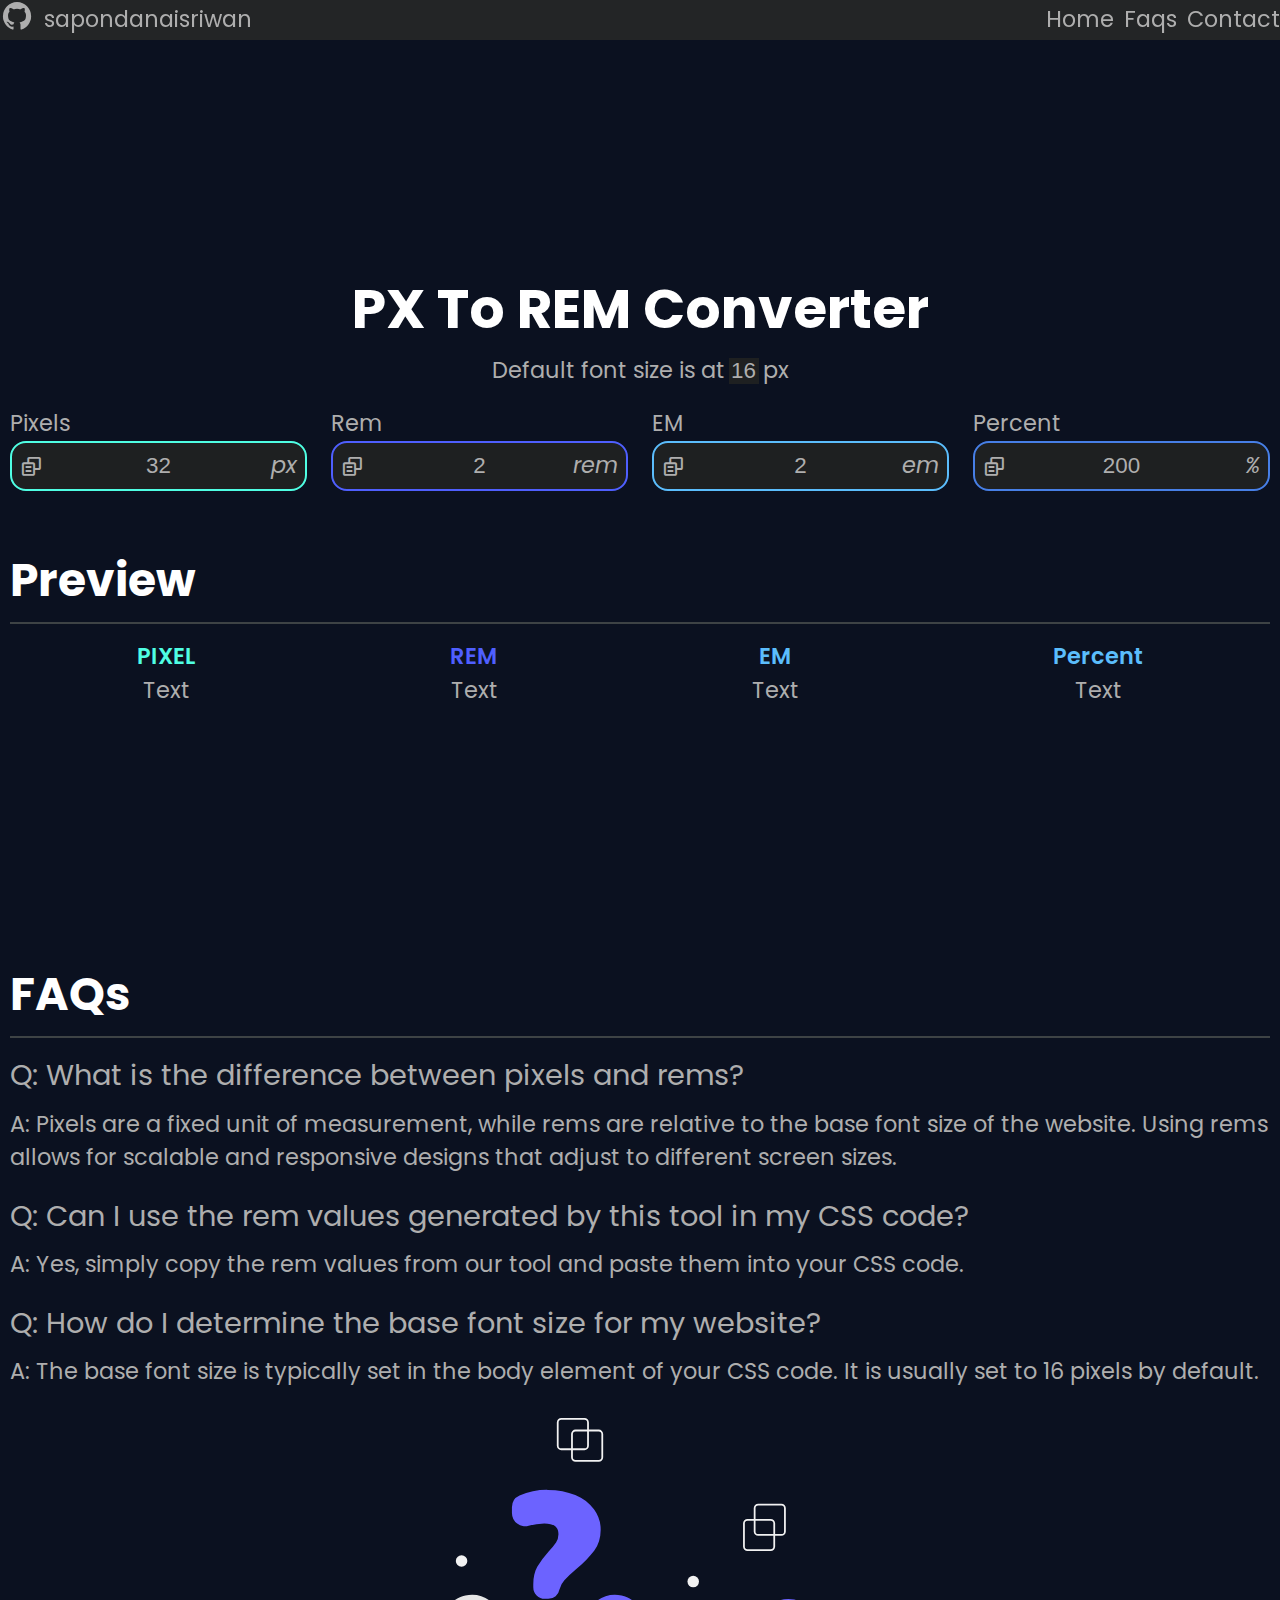
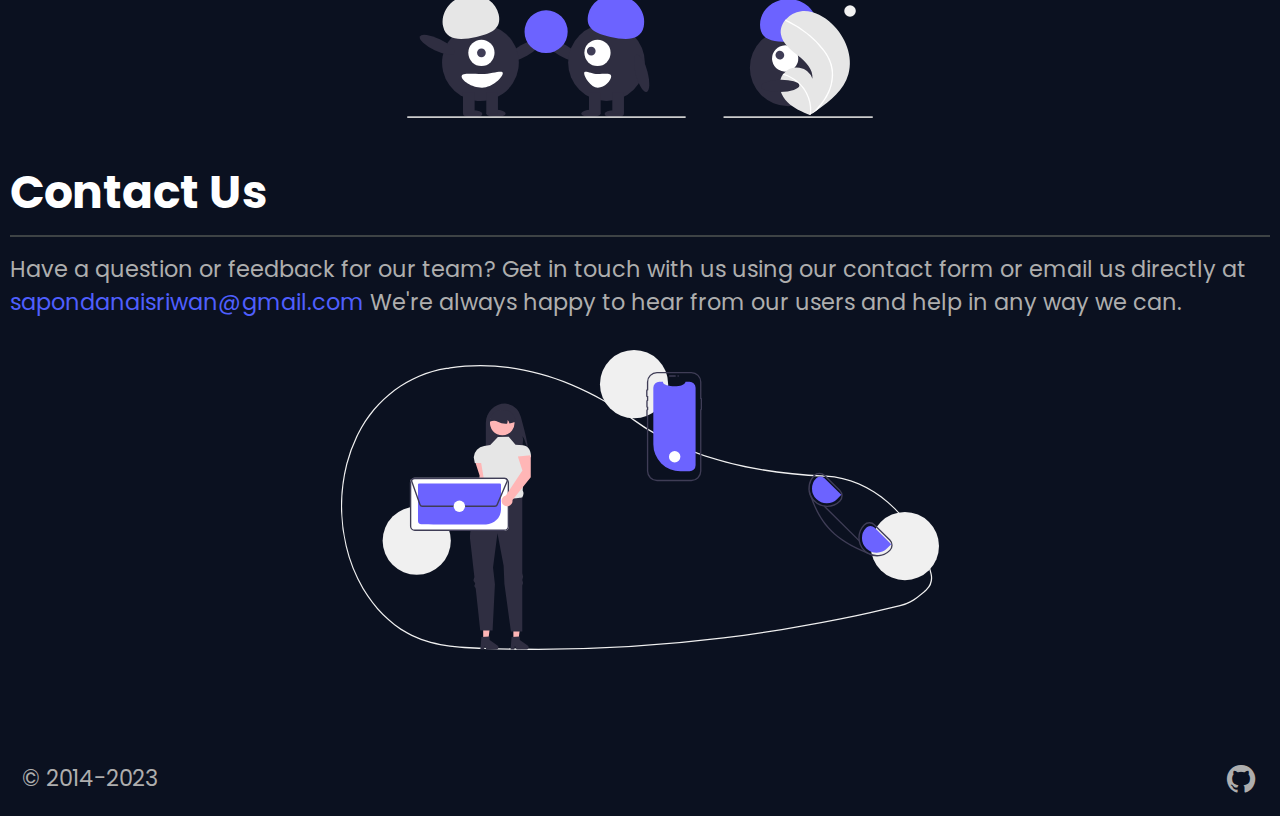
<file: index.html>
<!DOCTYPE html>
<html lang="en">
  <head>
    <meta charset="UTF-8" />
    <meta http-equiv="X-UA-Compatible" content="IE=edge" />
    <meta name="viewport" content="width=device-width, initial-scale=1.0" />

    <link
      href="https://unpkg.com/boxicons@2.1.4/css/boxicons.min.css"
      rel="stylesheet"
    />
    <link rel="stylesheet" href="./src/css/style.css" />
    <script src="./src/js/script.js" defer></script>

    <title>PX To REM Converter</title>
  </head>
  <body>
    <header>
      <nav>
        <a
          href="https://github.com/sapondanaisriwan/px-to-rem-converter"
          target="_blank"
        >
          <div class="logo-img">
            <i
              class="bx bxl-github"
              style="color: #aeaeae; font-size: 34px"
            ></i>
          </div>
          <span>sapondanaisriwan</span>
        </a>

        <div class="nav-links">
          <a href="#converter-container">Home</a>
          <a href="#faqs">Faqs</a>
          <a href="#contact-us">Contact</a>
        </div>
      </nav>
    </header>
    <main>
      <div class="inner-main">
        <div class="test">
          <div>
            <div>
              <section id="converter-container">
                <div class="title-page">
                  <h1>PX To REM Converter</h1>
                </div>
                <div class="default-px">
                  <label for="base-field">Default font size is at</label>
                  <input type="number" value="16" id="base-field" />
                  <label for="base-field">px</label>
                </div>
                <div class="units-group">
                  <div class="px-container">
                    <label>Pixels</label>
                    <div class="unit-group-wrapper">
                      <input
                        type="number"
                        id="px-field"
                        value="32"
                        class="unit-px"
                      />
                      <span class="copy-icon">
                        <i class="bx bx-copy-alt" style="color: #aeaeae"></i>
                      </span>
                      <span class="input-unit-text">px</span>
                    </div>
                  </div>
                  <div class="rem-container">
                    <label>Rem</label>
                    <div class="unit-group-wrapper">
                      <input
                        type="number"
                        id="rem-field"
                        value="2"
                        class="unit-rem"
                      />
                      <span class="copy-icon">
                        <i class="bx bx-copy-alt" style="color: #aeaeae"></i>
                      </span>
                      <span class="input-unit-text">rem</span>
                    </div>
                  </div>
                  <div class="em-container">
                    <label>EM</label>
                    <div class="unit-group-wrapper">
                      <input
                        type="number"
                        id="em-field"
                        value="2"
                        class="unit-em"
                      />
                      <span class="copy-icon">
                        <i class="bx bx-copy-alt" style="color: #aeaeae"></i>
                      </span>
                      <span class="input-unit-text">em</span>
                    </div>
                  </div>
                  <div class="percent-container">
                    <label>Percent</label>
                    <div class="unit-group-wrapper">
                      <input
                        type="number"
                        id="percent-field"
                        value="200"
                        class="unit-percent"
                      />
                      <span class="copy-icon">
                        <i class="bx bx-copy-alt" style="color: #aeaeae"></i>
                      </span>
                      <span class="input-unit-text">%</span>
                    </div>
                  </div>
                </div>
              </section>
              <section id="preview-container">
                <h2>Preview</h2>
                <hr />
                <div class="preview-unit">
                  <div class="px-text">
                    <p class="dummy-unit-px">PIXEL</p>
                    <p class="dummy">Text</p>
                  </div>
                  <div class="rem-text">
                    <p class="dummy-unit-rem">REM</p>
                    <p class="dummy">Text</p>
                  </div>
                  <div class="em-text">
                    <p class="dummy-unit-em">EM</p>
                    <p class="dummy">Text</p>
                  </div>
                  <div class="percent-text">
                    <p class="dummy-unit-em">Percent</p>
                    <p class="dummy">Text</p>
                  </div>
                </div>
              </section>
            </div>
          </div>
        </div>
        <section id="faqs">
          <h2>FAQs</h2>
          <hr />
          <h3>Q: What is the difference between pixels and rems?</h3>
          <p>
            A: Pixels are a fixed unit of measurement, while rems are relative
            to the base font size of the website. Using rems allows for scalable
            and responsive designs that adjust to different screen sizes.
          </p>
          <h3>
            Q: Can I use the rem values generated by this tool in my CSS code?
          </h3>
          <p>
            A: Yes, simply copy the rem values from our tool and paste them into
            your CSS code.
          </p>
          <h3>Q: How do I determine the base font size for my website?</h3>
          <p>
            A: The base font size is typically set in the body element of your
            CSS code. It is usually set to 16 pixels by default.
          </p>
          <div class="img">
            <img src="./src/svg/faq.svg" alt="faq" />
          </div>
        </section>
        <section id="contact-us">
          <h2>Contact Us</h2>
          <hr />
          <p>
            Have a question or feedback for our team? Get in touch with us using
            our contact form or email us directly at
            <a href="mailto:sapondanaisriwan@gmail.com"
              >sapondanaisriwan@gmail.com</a
            >
            We're always happy to hear from our users and help in any way we
            can.
          </p>
          <div class="img">
            <img src="./src/svg/contact-us.svg" alt="contact us" />
          </div>
        </section>
      </div>
      <footer>
        <div class="footer-container">
          <div class="footer-left">
            <span>© 2014-2023</span>
          </div>
          <div class="footer-right">
            <a
              href="https://github.com/sapondanaisriwan/px-to-rem-converter"
              target="_blank"
            >
              <i
                class="bx bxl-github"
                style="color: #aeaeae; font-size: 34px"
              ></i>
            </a>
          </div>
        </div>
      </footer>
    </main>
  </body>
</html>
</file>
<file: src/css/style.css>
@import url("https://fonts.googleapis.com/css2?family=Poppins:ital,wght@0,400;0,600;1,400&display=swap");
:root {
  --main-bg: #1e2021;
  --main-nav-bg: #232526;
  --text-main-color: #ffffff;
  --text-main-color2: #aeaeae;
  --border-black: #3e4345;
  --border-light-green: #4ffee3;
  --border-purple: #4f5ffe;
  --border-light-blue: #5bbdfc;
  --border-cyan: #477fe6;
}

* {
  margin: 0;
  padding: 0;
  box-sizing: border-box;
}

html {
  font-family: "Poppins", sans-serif;
  background-color: var(--main-bg);
  line-height: 1.5;
  scroll-behavior: smooth;
  background-color: rgb(11, 17, 32);
}

a {
  text-decoration: none;
  color: var(--text-main-color2);
}

label {
  display: block;
}

input {
  outline: none;
}

hr {
  margin-top: 8px;
  margin-bottom: 16px;
  border: 1px solid var(--border-black);
}

h1,
h2 {
  color: var(--text-main-color);
}

h3,
p,
footer {
  color: var(--text-main-color2);
}

footer {
  margin-top: 100px;
  padding: 12px;
}
footer .footer-container {
  display: flex;
  justify-content: space-between;
}

header {
  width: 100%;
  height: 40px;
  display: flex;
  align-items: center;
  position: fixed;
  top: 0;
  z-index: 1;
  background-color: var(--main-nav-bg);
}
header nav {
  display: flex;
  justify-content: space-between;
  align-items: center;
  margin: 0 auto;
  flex-grow: 1;
}
header nav a {
  display: flex;
  align-items: center;
  gap: 10px;
  color: var(--text-main-color2);
}
header nav .nav-links {
  display: flex;
  gap: 10px;
}

input:not(#base-field) {
  width: 100%;
}

.px-container,
.rem-container,
.em-container,
.percent-container {
  flex-grow: 1;
}

main {
  margin: 0 auto;
}
main .inner-main #converter-container {
  margin-bottom: 40px;
}
main .inner-main #converter-container .title-page h1 {
  text-align: center;
}
main .inner-main #converter-container .default-px {
  margin-bottom: 15px;
  display: flex;
  justify-content: center;
  align-items: center;
  gap: 4px;
  padding: 4px;
}
main .inner-main #converter-container .default-px input#base-field {
  height: 100%;
  width: 30px;
  padding: 0;
  border: none;
  border-radius: unset;
}
main .inner-main #converter-container .units-group {
  display: flex;
  flex-wrap: wrap;
  gap: 24px;
}
main .inner-main #converter-container .units-group .unit-group-wrapper {
  position: relative;
}
main .inner-main #converter-container .units-group .unit-group-wrapper span {
  font-style: italic;
  color: var(--text-main-color2);
  padding-left: 10px;
  padding-right: 10px;
  display: flex;
  align-items: center;
  position: absolute;
  top: 0;
  bottom: 0;
}
main .inner-main #converter-container .units-group .unit-group-wrapper span.input-unit-text {
  right: 0;
}
main .inner-main #converter-container .units-group .unit-group-wrapper span.copy-icon {
  cursor: pointer;
  left: 0;
}
main .inner-main #converter-container .units-group .px-container,
main .inner-main #converter-container .units-group .rem-container {
  margin-bottom: 15px;
}
main .inner-main #converter-container label {
  color: var(--text-main-color2);
}
main .inner-main #converter-container input {
  border-radius: 16px;
  height: 40px;
  padding: 4px 50px;
  text-align: center;
  color: var(--text-main-color2);
  background-color: var(--main-bg);
}
main .inner-main #converter-container input::-webkit-outer-spin-button, main .inner-main #converter-container input::-webkit-inner-spin-button {
  -webkit-appearance: none;
}
main .inner-main #converter-container input#base-field {
  border: 2px solid var(--border-black);
}
main .inner-main #converter-container input#px-field {
  border: 2px solid var(--border-light-green);
}
main .inner-main #converter-container input#rem-field {
  border: 2px solid var(--border-purple);
}
main .inner-main #converter-container input#em-field {
  border: 2px solid var(--border-light-blue);
}
main .inner-main #converter-container input#percent-field {
  border: 2px solid var(--border-cyan);
}
main .inner-main #converter-container .input-group-text {
  color: var(--text-main-color2);
}
main .inner-main #preview-container {
  margin-bottom: 45px;
}
main .inner-main #preview-container .preview-unit {
  display: flex;
  justify-content: space-around;
}
main .inner-main #preview-container .preview-unit > div {
  display: flex;
  flex-direction: column;
  max-width: calc(25% - 16px - 0.1px);
}
main .inner-main #preview-container .preview-unit p:not(.dummy) {
  font-size: 1.4rem;
  font-weight: 600;
  text-align: center;
}
main .inner-main #preview-container .preview-unit p {
  word-break: break-word;
  text-align: center;
}
main .inner-main #preview-container .preview-unit .dummy-unit-px {
  color: var(--border-light-green);
}
main .inner-main #preview-container .preview-unit .dummy-unit-rem {
  color: var(--border-purple);
}
main .inner-main #preview-container .preview-unit .dummy-unit-em {
  color: var(--border-light-blue);
}
main .inner-main #faqs {
  margin-bottom: 40px;
}
main .inner-main #faqs p {
  padding-top: 10px;
  margin-bottom: 20px;
}
main .inner-main #contact-us a {
  color: var(--border-purple);
}

.img {
  object-fit: cover;
  display: flex;
  justify-content: center;
  align-items: center;
  margin-top: 30px;
  margin-bottom: 10px;
  height: 300px;
}
.img img {
  max-width: 100%;
  height: 100%;
}

@media screen and (max-width: 639.98px) {
  .logo-img + span {
    display: none;
  }
  .inner-main #converter-container {
    margin-top: 80px;
  }
  header {
    padding-left: 12px;
    padding-right: 12px;
  }
  #faqs p {
    margin-bottom: 20px;
  }
  input {
    width: 100%;
  }
  main {
    max-width: 100%;
    margin-right: 12px;
    margin-left: 12px;
  }
  #converter-container .units-group {
    flex-direction: column;
  }
}
@media screen and (min-width: 640px) {
  main {
    max-width: 624px;
  }
  main .inner-main #converter-container {
    margin-top: 80px;
  }
}
@media screen and (min-width: 768px) {
  main {
    max-width: 744px;
  }
  main .inner-main #converter-container {
    margin-top: 0;
  }
}
@media screen and (min-width: 1024px) {
  main {
    max-width: 996px;
  }
  main .inner-main #converter-container .units-group {
    flex-wrap: nowrap;
  }
  main .inner-main #converter-container input {
    height: 50px;
  }
}
@media screen and (min-width: 1280px) {
  main {
    max-width: 1260px;
  }
}
@media screen and (min-width: 1440px) {
  main,
  nav {
    max-width: 1300px;
  }
  header {
    height: 60px;
  }
}
.test {
  display: flex;
  justify-content: center;
  align-items: center;
  flex-direction: column;
  min-height: 100vh;
  margin-top: 60px;
  overflow: hidden;
}
.test > div {
  width: 100%;
}

h1 {
  font-size: clamp(2.25rem, 1.05rem + 3vw, 3.75rem);
}

h2 {
  font-size: clamp(2.25rem, 1.65rem + 1.5vw, 3rem);
}

h3 {
  font-weight: 400;
  font-size: clamp(1.5rem, 1.2rem + 0.75vw, 1.875rem);
}

label,
span,
input,
p,
a {
  font-size: clamp(1rem, 0.6rem + 1vw, 1.5rem);
}

/*# sourceMappingURL=style.css.map */
</file>
